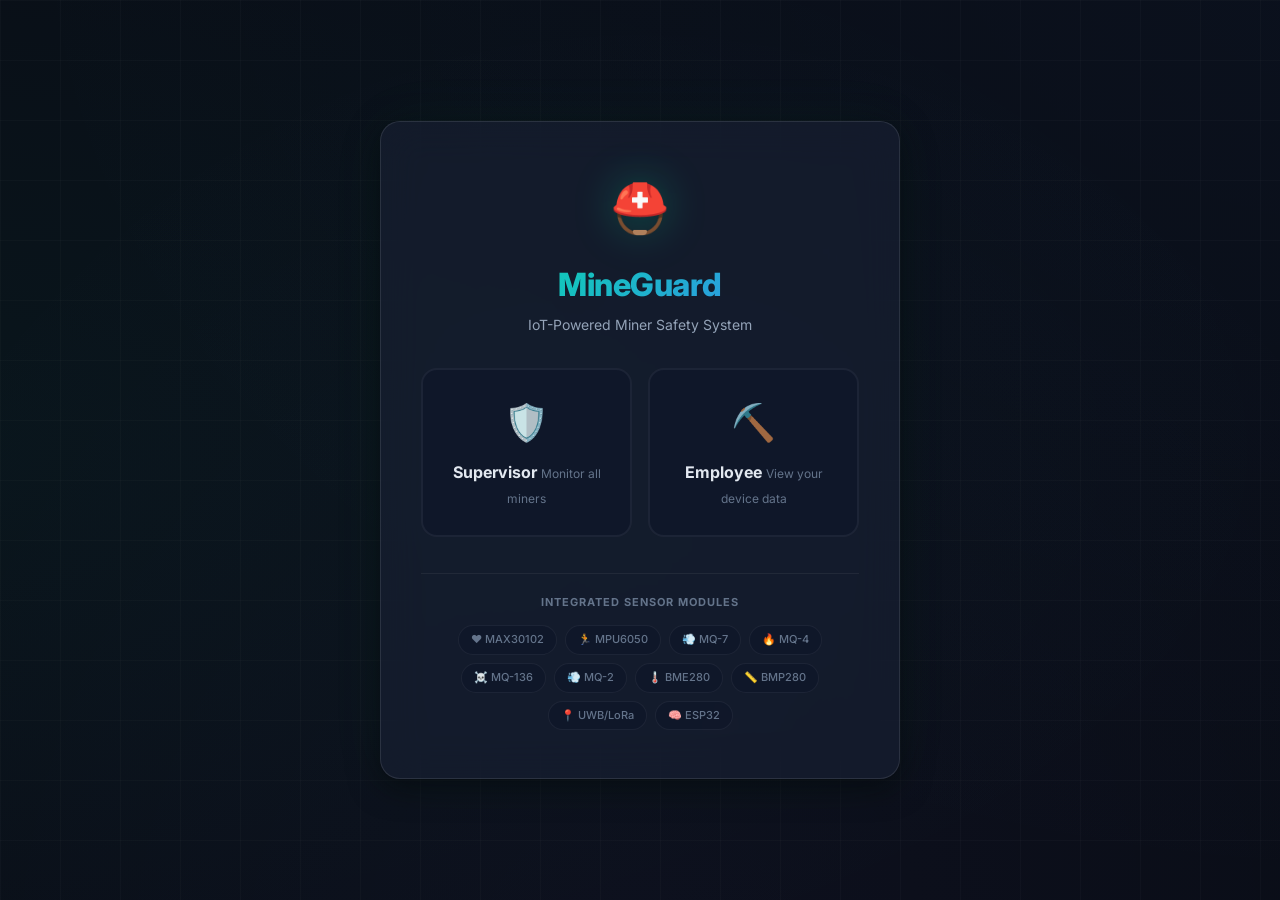
<file: index.html>
<!DOCTYPE html>
<html lang="en">
<head>
  <meta charset="UTF-8">
  <meta name="viewport" content="width=device-width, initial-scale=1.0">
  <meta name="description" content="MineGuard - IoT-Powered Miner Safety Monitoring System. Real-time sensor tracking for underground mining safety.">
  <title>MineGuard — Login</title>
  <link rel="stylesheet" href="css/styles.css">
  <link rel="stylesheet" href="css/login.css">
</head>
<body>
  <!-- Animated Background -->
  <div class="bg-animation"></div>
  <div class="bg-grid"></div>

  <!-- Login Card -->
  <div class="login-container">
    <div class="login-card">
      <!-- Logo -->
      <div class="login-logo">
        <span class="logo-icon">⛑️</span>
        <h1>MineGuard</h1>
        <p class="tagline">IoT-Powered Miner Safety System</p>
      </div>

      <!-- Role Selection -->
      <div class="role-selection" id="roleSelection">
        <div class="role-card" id="roleSupervisor" onclick="selectRole('supervisor')">
          <span class="role-icon">🛡️</span>
          <span class="role-title">Supervisor</span>
          <span class="role-desc">Monitor all miners</span>
        </div>
        <div class="role-card" id="roleEmployee" onclick="selectRole('employee')">
          <span class="role-icon">⛏️</span>
          <span class="role-title">Employee</span>
          <span class="role-desc">View your device data</span>
        </div>
      </div>

      <!-- Login Form -->
      <div class="login-form" id="loginForm">
        <div class="login-error" id="loginError">
          <span>⚠️</span>
          <span id="loginErrorMsg">Invalid credentials</span>
        </div>

        <div class="form-group">
          <label for="loginId">ID</label>
          <input type="text" id="loginId" placeholder="Enter your ID" autocomplete="off">
          <p class="form-hint" id="idHint"></p>
        </div>

        <div class="form-group">
          <label for="loginPassword">Password</label>
          <input type="password" id="loginPassword" placeholder="Enter password">
          <p class="form-hint" id="passHint"></p>
        </div>

        <button class="login-btn" id="loginBtn" onclick="handleLogin()">
          🔐 Sign In
        </button>
      </div>

      <!-- Sensor Strip -->
      <div class="sensor-strip">
        <h4>Integrated Sensor Modules</h4>
        <div class="sensor-icons">
          <span class="sensor-tag">❤️ MAX30102</span>
          <span class="sensor-tag">🏃 MPU6050</span>
          <span class="sensor-tag">💨 MQ-7</span>
          <span class="sensor-tag">🔥 MQ-4</span>
          <span class="sensor-tag">☠️ MQ-136</span>
          <span class="sensor-tag">💨 MQ-2</span>
          <span class="sensor-tag">🌡️ BME280</span>
          <span class="sensor-tag">📏 BMP280</span>
          <span class="sensor-tag">📍 UWB/LoRa</span>
          <span class="sensor-tag">🧠 ESP32</span>
        </div>
      </div>
    </div>
  </div>

  <script src="js/auth.js"></script>
  <script>
    let selectedRole = null;

    // Check if already logged in
    (function() {
      const session = getSession();
      if (session) {
        window.location.href = session.role === 'supervisor' ? 'supervisor.html' : 'employee.html';
      }
    })();

    function selectRole(role) {
      selectedRole = role;
      document.getElementById('roleSupervisor').classList.toggle('active', role === 'supervisor');
      document.getElementById('roleEmployee').classList.toggle('active', role === 'employee');
      
      const form = document.getElementById('loginForm');
      form.classList.add('visible');
      
      // Update hints
      if (role === 'supervisor') {
        document.getElementById('idHint').textContent = 'Demo: SUP001';
        document.getElementById('passHint').textContent = 'Demo: admin123';
        document.getElementById('loginId').placeholder = 'e.g. SUP001';
      } else {
        document.getElementById('idHint').textContent = 'Demo: EMP001';
        document.getElementById('passHint').textContent = 'Demo: miner123';
        document.getElementById('loginId').placeholder = 'e.g. EMP001';
      }

      document.getElementById('loginError').classList.remove('visible');
      document.getElementById('loginId').value = '';
      document.getElementById('loginPassword').value = '';
      document.getElementById('loginId').focus();
    }

    function handleLogin() {
      if (!selectedRole) return;
      const id = document.getElementById('loginId').value.trim();
      const password = document.getElementById('loginPassword').value;

      if (!id || !password) {
        showError('Please fill in both fields');
        return;
      }

      const result = login(selectedRole, id, password);
      if (result.success) {
        document.querySelector('.login-card').style.animation = 'cardAppear 0.4s ease-out reverse';
        setTimeout(() => {
          window.location.href = selectedRole === 'supervisor' ? 'supervisor.html' : 'employee.html';
        }, 350);
      } else {
        showError(result.message);
      }
    }

    function showError(msg) {
      const errEl = document.getElementById('loginError');
      document.getElementById('loginErrorMsg').textContent = msg;
      errEl.classList.remove('visible');
      void errEl.offsetWidth; // trigger reflow for animation
      errEl.classList.add('visible');
    }

    // Enter key support
    document.addEventListener('keydown', e => {
      if (e.key === 'Enter' && selectedRole) handleLogin();
    });
  </script>
</body>
</html>
</file>
<file: css/styles.css>
@import url('https://fonts.googleapis.com/css2?family=Inter:wght@300;400;500;600;700;800;900&family=JetBrains+Mono:wght@400;500;600&display=swap');

:root {
  --bg-deep: #0a0e17;
  --bg-surface: #111827;
  --bg-elevated: #1a2236;
  --bg-card: rgba(17, 24, 39, 0.7);
  --bg-glass: rgba(26, 34, 54, 0.6);
  --bg-input: rgba(15, 23, 42, 0.8);
  --border-subtle: rgba(255,255,255,0.06);
  --border-light: rgba(255,255,255,0.1);
  --border-accent: rgba(0, 229, 160, 0.3);
  --text-primary: #e2e8f0;
  --text-secondary: #94a3b8;
  --text-muted: #64748b;
  --text-accent: #00e5a0;
  --accent: #00e5a0;
  --accent-glow: rgba(0, 229, 160, 0.15);
  --accent-hover: #00cc8e;
  --safe: #22c55e;
  --safe-bg: rgba(34, 197, 94, 0.1);
  --safe-border: rgba(34, 197, 94, 0.3);
  --warning: #fbbf24;
  --warning-bg: rgba(251, 191, 36, 0.1);
  --warning-border: rgba(251, 191, 36, 0.3);
  --danger: #ef4444;
  --danger-bg: rgba(239, 68, 68, 0.1);
  --danger-border: rgba(239, 68, 68, 0.3);
  --info: #3b82f6;
  --info-bg: rgba(59, 130, 246, 0.1);
  --info-border: rgba(59, 130, 246, 0.3);
  --radius-sm: 6px;
  --radius-md: 10px;
  --radius-lg: 16px;
  --radius-xl: 20px;
  --radius-full: 9999px;
  --shadow-sm: 0 1px 3px rgba(0,0,0,0.3);
  --shadow-md: 0 4px 12px rgba(0,0,0,0.4);
  --shadow-lg: 0 8px 30px rgba(0,0,0,0.5);
  --shadow-glow: 0 0 20px rgba(0, 229, 160, 0.15);
  --transition-fast: 150ms ease;
  --transition-base: 250ms ease;
  --transition-slow: 400ms ease;
}

*, *::before, *::after { margin:0; padding:0; box-sizing:border-box; }
html { font-size:16px; scroll-behavior:smooth; -webkit-font-smoothing:antialiased; }
body { font-family:'Inter',sans-serif; background:var(--bg-deep); color:var(--text-primary); line-height:1.6; min-height:100vh; overflow-x:hidden; }
a { color:var(--accent); text-decoration:none; }
button, input { font-family:inherit; outline:none; border:none; }
button { cursor:pointer; }
::-webkit-scrollbar { width:6px; }
::-webkit-scrollbar-track { background:var(--bg-deep); }
::-webkit-scrollbar-thumb { background:var(--bg-elevated); border-radius:3px; }
.mono { font-family:'JetBrains Mono',monospace; }
</file>
<file: css/login.css>
/* login.css - Login page styles */

/* Animated Background */
.bg-animation { position:fixed; inset:0; z-index:0; pointer-events:none; }
.bg-animation::before {
  content:''; position:absolute; top:-50%; left:-50%; width:200%; height:200%;
  background: radial-gradient(ellipse at 20% 50%, rgba(0,229,160,0.04) 0%, transparent 50%),
    radial-gradient(ellipse at 80% 20%, rgba(59,130,246,0.03) 0%, transparent 50%),
    radial-gradient(ellipse at 50% 80%, rgba(139,92,246,0.03) 0%, transparent 50%);
  animation: bgFloat 20s ease-in-out infinite;
}
@keyframes bgFloat {
  0%,100% { transform:translate(0,0) rotate(0deg); }
  33% { transform:translate(2%,-2%) rotate(1deg); }
  66% { transform:translate(-1%,1%) rotate(-0.5deg); }
}
.bg-grid {
  position:fixed; inset:0; z-index:0; pointer-events:none;
  background-image: linear-gradient(rgba(255,255,255,0.02) 1px, transparent 1px),
    linear-gradient(90deg, rgba(255,255,255,0.02) 1px, transparent 1px);
  background-size:60px 60px;
}

/* Login Container */
.login-container { display:flex; align-items:center; justify-content:center; min-height:100vh; padding:20px; position:relative; z-index:1; }
.login-card {
  background:var(--bg-glass); backdrop-filter:blur(20px); -webkit-backdrop-filter:blur(20px);
  border:1px solid var(--border-light); border-radius:var(--radius-xl);
  padding:48px 40px; width:100%; max-width:520px;
  box-shadow:var(--shadow-lg), 0 0 60px rgba(0,229,160,0.05);
  animation:cardAppear 0.6s ease-out;
}
@keyframes cardAppear { from{opacity:0;transform:translateY(30px) scale(0.96);} to{opacity:1;transform:translateY(0) scale(1);} }

.login-logo { text-align:center; margin-bottom:8px; }
.login-logo .logo-icon { font-size:48px; margin-bottom:12px; display:block; filter:drop-shadow(0 0 20px rgba(0,229,160,0.3)); }
.login-logo h1 { font-size:32px; font-weight:800; letter-spacing:-0.5px; background:linear-gradient(135deg,var(--accent),#3b82f6); -webkit-background-clip:text; -webkit-text-fill-color:transparent; background-clip:text; }
.login-logo .tagline { color:var(--text-secondary); font-size:14px; margin-top:4px; }

/* Role Selection */
.role-selection { display:grid; grid-template-columns:1fr 1fr; gap:16px; margin:32px 0; }
.role-card {
  background:var(--bg-input); border:2px solid var(--border-subtle); border-radius:var(--radius-lg);
  padding:24px 16px; text-align:center; cursor:pointer; transition:all var(--transition-base); position:relative; overflow:hidden;
}
.role-card::before { content:''; position:absolute; inset:0; background:linear-gradient(135deg,var(--accent-glow),transparent); opacity:0; transition:opacity var(--transition-base); }
.role-card:hover { border-color:var(--border-accent); transform:translateY(-2px); box-shadow:var(--shadow-glow); }
.role-card:hover::before, .role-card.active::before { opacity:1; }
.role-card.active { border-color:var(--accent); background:rgba(0,229,160,0.05); box-shadow:var(--shadow-glow); }
.role-card .role-icon { font-size:36px; margin-bottom:8px; display:block; position:relative; z-index:1; }
.role-card .role-title { font-size:16px; font-weight:700; color:var(--text-primary); position:relative; z-index:1; }
.role-card .role-desc { font-size:12px; color:var(--text-muted); margin-top:4px; position:relative; z-index:1; }

/* Login Form */
.login-form { display:none; animation:slideUp 0.3s ease-out; }
.login-form.visible { display:block; }
@keyframes slideUp { from{opacity:0;transform:translateY(15px);} to{opacity:1;transform:translateY(0);} }

.form-group { margin-bottom:18px; }
.form-group label { display:block; font-size:13px; font-weight:600; color:var(--text-secondary); margin-bottom:6px; letter-spacing:0.3px; text-transform:uppercase; }
.form-group input { width:100%; padding:12px 16px; background:var(--bg-input); border:1px solid var(--border-subtle); border-radius:var(--radius-md); color:var(--text-primary); font-size:15px; transition:all var(--transition-fast); }
.form-group input:focus { border-color:var(--accent); box-shadow:0 0 0 3px var(--accent-glow); }
.form-group input::placeholder { color:var(--text-muted); }
.form-hint { font-size:11px; color:var(--text-muted); margin-top:4px; font-family:'JetBrains Mono',monospace; }

.login-btn {
  width:100%; padding:14px; background:linear-gradient(135deg,var(--accent),#00b880); color:#0a0e17;
  font-size:15px; font-weight:700; border-radius:var(--radius-md); transition:all var(--transition-base);
  letter-spacing:0.5px; text-transform:uppercase; position:relative; overflow:hidden;
}
.login-btn::before { content:''; position:absolute; inset:0; background:linear-gradient(135deg,transparent,rgba(255,255,255,0.2),transparent); transform:translateX(-100%); transition:transform 0.6s ease; }
.login-btn:hover { transform:translateY(-1px); box-shadow:0 4px 20px rgba(0,229,160,0.3); }
.login-btn:hover::before { transform:translateX(100%); }

.login-error { display:none; background:var(--danger-bg); border:1px solid var(--danger-border); border-radius:var(--radius-md); padding:10px 14px; margin-bottom:16px; color:var(--danger); font-size:13px; font-weight:500; animation:shake 0.4s ease; }
.login-error.visible { display:flex; align-items:center; gap:8px; }
@keyframes shake { 0%,100%{transform:translateX(0);} 20%{transform:translateX(-8px);} 40%{transform:translateX(8px);} 60%{transform:translateX(-4px);} 80%{transform:translateX(4px);} }

.sensor-strip { margin-top:36px; padding-top:20px; border-top:1px solid var(--border-subtle); }
.sensor-strip h4 { font-size:11px; color:var(--text-muted); text-transform:uppercase; letter-spacing:1px; text-align:center; margin-bottom:14px; }
.sensor-icons { display:flex; flex-wrap:wrap; justify-content:center; gap:8px; }
.sensor-tag { background:var(--bg-input); border:1px solid var(--border-subtle); border-radius:var(--radius-full); padding:5px 12px; font-size:11px; color:var(--text-muted); font-weight:500; transition:all var(--transition-fast); }
.sensor-tag:hover { border-color:var(--border-accent); color:var(--accent); }

@media(max-width:768px) { .role-selection{grid-template-columns:1fr;} .login-card{padding:32px 24px;} }
@media(max-width:480px) { .login-logo h1{font-size:24px;} }
</file>
<file: css/dashboard.css>
/* Dashboard shared styles */
.dashboard { min-height:100vh; position:relative; z-index:1; }

/* Topbar */
.topbar {
  position:sticky; top:0; z-index:100; background:rgba(10,14,23,0.85); backdrop-filter:blur(16px);
  border-bottom:1px solid var(--border-subtle); padding:0 28px; height:64px;
  display:flex; align-items:center; justify-content:space-between;
}
.topbar-left { display:flex; align-items:center; gap:16px; }
.topbar-logo { display:flex; align-items:center; gap:10px; font-weight:800; font-size:20px; }
.topbar-logo .logo-text { background:linear-gradient(135deg,var(--accent),#3b82f6); -webkit-background-clip:text; -webkit-text-fill-color:transparent; background-clip:text; }
.topbar-divider { width:1px; height:28px; background:var(--border-light); }
.topbar-user { display:flex; align-items:center; gap:8px; color:var(--text-secondary); font-size:14px; }
.topbar-user .user-avatar { width:32px;height:32px;border-radius:50%;background:linear-gradient(135deg,var(--accent),#3b82f6);display:flex;align-items:center;justify-content:center;font-weight:700;font-size:13px;color:#0a0e17; }
.topbar-right { display:flex; align-items:center; gap:16px; }
.topbar-status { display:flex; align-items:center; gap:6px; font-size:13px; color:var(--text-secondary); }
.status-dot { width:8px;height:8px;border-radius:50%;background:var(--safe);animation:pulse-dot 2s ease-in-out infinite; }
@keyframes pulse-dot { 0%,100%{box-shadow:0 0 0 0 rgba(34,197,94,0.4);} 50%{box-shadow:0 0 0 6px rgba(34,197,94,0);} }
.topbar-time { font-size:13px; color:var(--text-muted); font-family:'JetBrains Mono',monospace; }
.btn-logout { background:var(--bg-elevated);border:1px solid var(--border-subtle);color:var(--text-secondary);padding:7px 16px;border-radius:var(--radius-sm);font-size:13px;font-weight:500;transition:all var(--transition-fast); }
.btn-logout:hover { background:var(--danger-bg);border-color:var(--danger-border);color:var(--danger); }

/* SOS Button */
.btn-sos { background:linear-gradient(135deg,#ef4444,#dc2626);color:white;padding:8px 20px;border-radius:var(--radius-sm);font-size:13px;font-weight:700;letter-spacing:1px;text-transform:uppercase;animation:sos-pulse 2s ease-in-out infinite;transition:all var(--transition-fast); }
@keyframes sos-pulse { 0%,100%{box-shadow:0 0 0 0 rgba(239,68,68,0.4);} 50%{box-shadow:0 0 0 8px rgba(239,68,68,0);} }
.btn-sos:hover { transform:scale(1.05);box-shadow:0 0 30px rgba(239,68,68,0.4); }

/* Dashboard Content */
.dashboard-content { padding:24px 28px; max-width:1600px; margin:0 auto; }
.section-header { display:flex;align-items:center;gap:10px;margin-bottom:16px;margin-top:28px; }
.section-header:first-child { margin-top:0; }
.section-header h2 { font-size:16px;font-weight:700;color:var(--text-primary); }
.section-header .section-icon { font-size:18px; }
.section-header .section-line { flex:1;height:1px;background:var(--border-subtle); }

/* Card Grid */
.card-grid { display:grid; gap:16px; }
.card-grid.cols-2 { grid-template-columns:repeat(2,1fr); }
.card-grid.cols-3 { grid-template-columns:repeat(3,1fr); }
.card-grid.cols-4 { grid-template-columns:repeat(4,1fr); }
.card-grid.cols-5 { grid-template-columns:repeat(5,1fr); }

/* Card */
.card {
  background:var(--bg-card);backdrop-filter:blur(12px);border:1px solid var(--border-subtle);
  border-radius:var(--radius-lg);padding:20px;transition:all var(--transition-base);position:relative;overflow:hidden;
}
.card::before { content:'';position:absolute;top:0;left:0;right:0;height:2px;background:linear-gradient(90deg,transparent,var(--accent),transparent);opacity:0;transition:opacity var(--transition-base); }
.card:hover { border-color:var(--border-light);box-shadow:var(--shadow-md); }
.card:hover::before { opacity:1; }
.card.status-safe { border-left:3px solid var(--safe); }
.card.status-warning { border-left:3px solid var(--warning);animation:card-warn 3s ease-in-out infinite; }
.card.status-danger { border-left:3px solid var(--danger);animation:card-danger 2s ease-in-out infinite; }
@keyframes card-warn { 0%,100%{box-shadow:none;} 50%{box-shadow:0 0 15px rgba(251,191,36,0.08);} }
@keyframes card-danger { 0%,100%{box-shadow:none;} 50%{box-shadow:0 0 20px rgba(239,68,68,0.1);} }

.card-header { display:flex;align-items:center;justify-content:space-between;margin-bottom:12px; }
.card-title { display:flex;align-items:center;gap:8px; }
.card-title h3 { font-size:13px;font-weight:600;color:var(--text-secondary);text-transform:uppercase;letter-spacing:0.5px; }
.card-title .card-sensor { font-size:10px;color:var(--text-muted);font-family:'JetBrains Mono',monospace;background:var(--bg-input);padding:2px 6px;border-radius:var(--radius-sm); }

/* Status Badge */
.status-badge { display:inline-flex;align-items:center;gap:5px;padding:4px 10px;border-radius:var(--radius-full);font-size:11px;font-weight:600;text-transform:uppercase;letter-spacing:0.5px; }
.status-badge.safe { background:var(--safe-bg);color:var(--safe);border:1px solid var(--safe-border); }
.status-badge.warning { background:var(--warning-bg);color:var(--warning);border:1px solid var(--warning-border); }
.status-badge.danger { background:var(--danger-bg);color:var(--danger);border:1px solid var(--danger-border); }
.status-badge.na { background:rgba(100,116,139,0.1);color:var(--text-muted);border:1px solid rgba(100,116,139,0.2); }
.value-na { color:var(--text-muted); }
.status-badge .badge-dot { width:6px;height:6px;border-radius:50%;background:currentColor; }

/* Value Display */
.value-display { margin:8px 0; }
.value-big { font-size:36px;font-weight:800;line-height:1;font-family:'JetBrains Mono',monospace;letter-spacing:-1px;transition:color var(--transition-base); }
.value-unit { font-size:14px;font-weight:500;color:var(--text-muted);margin-left:4px; }
.value-sub { font-size:12px;color:var(--text-muted);margin-top:4px; }
.value-safe { color:var(--safe); }
.value-warning { color:var(--warning); }
.value-danger { color:var(--danger); }
.value-info { color:var(--info); }
.value-accent { color:var(--accent); }

/* Progress Bar */
.progress-bar { width:100%;height:6px;background:var(--bg-input);border-radius:var(--radius-full);overflow:hidden;margin-top:12px; }
.progress-fill { height:100%;border-radius:var(--radius-full);transition:width var(--transition-slow),background var(--transition-base); }
.progress-fill.safe { background:linear-gradient(90deg,var(--safe),#4ade80); }
.progress-fill.warning { background:linear-gradient(90deg,var(--warning),#f59e0b); }
.progress-fill.danger { background:linear-gradient(90deg,var(--danger),#f87171); }
.progress-fill.accent { background:linear-gradient(90deg,var(--accent),#34d399); }

/* Gauge Ring */
.gauge-container { display:flex;align-items:center;gap:20px; }
.gauge-ring { position:relative;width:100px;height:100px;flex-shrink:0; }
.gauge-ring svg { transform:rotate(-90deg);width:100px;height:100px; }
.gauge-ring .gauge-bg { fill:none;stroke:var(--bg-input);stroke-width:8; }
.gauge-ring .gauge-fill { fill:none;stroke-width:8;stroke-linecap:round;transition:stroke-dashoffset 1s ease,stroke var(--transition-base); }
.gauge-ring .gauge-value { position:absolute;top:50%;left:50%;transform:translate(-50%,-50%);text-align:center; }
.gauge-ring .gauge-value .gv-num { font-size:24px;font-weight:800;font-family:'JetBrains Mono',monospace;line-height:1; }
.gauge-ring .gauge-value .gv-unit { font-size:10px;color:var(--text-muted);font-weight:500; }

/* Sparkline */
.sparkline-container { margin-top:10px;height:40px; }
.sparkline { width:100%;height:100%; }
.sparkline polyline { fill:none;stroke-width:2;stroke-linecap:round;stroke-linejoin:round; }

/* Summary Grid (Supervisor) */
.summary-grid { display:grid;grid-template-columns:repeat(4,1fr);gap:16px;margin-bottom:28px; }
.summary-card { background:var(--bg-card);backdrop-filter:blur(12px);border:1px solid var(--border-subtle);border-radius:var(--radius-lg);padding:20px 24px;display:flex;align-items:center;gap:16px;transition:all var(--transition-base); }
.summary-card:hover { border-color:var(--border-light);transform:translateY(-2px);box-shadow:var(--shadow-md); }
.summary-icon { width:48px;height:48px;border-radius:var(--radius-md);display:flex;align-items:center;justify-content:center;font-size:22px;flex-shrink:0; }
.summary-icon.total { background:var(--info-bg);border:1px solid var(--info-border); }
.summary-icon.online { background:var(--safe-bg);border:1px solid var(--safe-border); }
.summary-icon.warnings { background:var(--warning-bg);border:1px solid var(--warning-border); }
.summary-icon.critical { background:var(--danger-bg);border:1px solid var(--danger-border); }
.summary-info h3 { font-size:28px;font-weight:800;font-family:'JetBrains Mono',monospace;line-height:1; }
.summary-info p { font-size:13px;color:var(--text-secondary);margin-top:2px; }

/* Miners Grid */
.miners-grid { display:grid;grid-template-columns:repeat(auto-fill,minmax(280px,1fr));gap:16px; }
.miner-card { background:var(--bg-card);backdrop-filter:blur(12px);border:1px solid var(--border-subtle);border-radius:var(--radius-lg);padding:20px;cursor:pointer;transition:all var(--transition-base); }
.miner-card:hover { border-color:var(--border-accent);transform:translateY(-3px);box-shadow:var(--shadow-lg); }
.miner-card.status-warning { border-color:var(--warning-border); }
.miner-card.status-danger { border-color:var(--danger-border); }
.miner-card-header { display:flex;align-items:center;gap:12px;margin-bottom:16px; }
.miner-avatar { width:42px;height:42px;border-radius:50%;display:flex;align-items:center;justify-content:center;font-weight:700;font-size:15px;color:#0a0e17;flex-shrink:0; }
.miner-avatar.safe { background:linear-gradient(135deg,var(--safe),#4ade80); }
.miner-avatar.warning { background:linear-gradient(135deg,var(--warning),#f59e0b); }
.miner-avatar.danger { background:linear-gradient(135deg,var(--danger),#f87171); }
.miner-info h4 { font-size:15px;font-weight:600; }
.miner-info .miner-id { font-size:12px;color:var(--text-muted);font-family:'JetBrains Mono',monospace; }
.miner-card-badge { margin-left:auto; }
.miner-metrics { display:grid;grid-template-columns:1fr 1fr;gap:10px; }
.miner-metric { display:flex;align-items:center;gap:6px; }
.miner-metric .mm-icon { font-size:14px;opacity:0.7; }
.miner-metric .mm-label { font-size:11px;color:var(--text-muted); }
.miner-metric .mm-value { font-size:13px;font-weight:600;font-family:'JetBrains Mono',monospace;margin-left:auto; }
.miner-card-footer { margin-top:14px;padding-top:12px;border-top:1px solid var(--border-subtle);display:flex;align-items:center;justify-content:space-between; }
.miner-zone { font-size:12px;color:var(--text-secondary);display:flex;align-items:center;gap:4px; }
.miner-updated { font-size:11px;color:var(--text-muted);font-family:'JetBrains Mono',monospace; }

/* Alert Log */
.alert-log { background:var(--bg-card);backdrop-filter:blur(12px);border:1px solid var(--border-subtle);border-radius:var(--radius-lg);max-height:350px;overflow-y:auto; }
.alert-log-header { position:sticky;top:0;background:var(--bg-elevated);padding:14px 20px;border-bottom:1px solid var(--border-subtle);display:flex;align-items:center;justify-content:space-between;z-index:2; }
.alert-log-header h3 { font-size:14px;font-weight:600;display:flex;align-items:center;gap:8px; }
.alert-count { background:var(--danger);color:white;font-size:11px;font-weight:700;padding:2px 8px;border-radius:var(--radius-full); }
.alert-item { padding:12px 20px;border-bottom:1px solid var(--border-subtle);display:flex;align-items:flex-start;gap:10px;animation:alertIn 0.3s ease-out; }
@keyframes alertIn { from{opacity:0;transform:translateX(-10px);} to{opacity:1;transform:translateX(0);} }
.alert-item:last-child { border-bottom:none; }
.alert-severity { font-size:16px;flex-shrink:0; }
.alert-content { flex:1; }
.alert-content .alert-msg { font-size:13px;font-weight:500; }
.alert-content .alert-meta { font-size:11px;color:var(--text-muted);margin-top:2px; }
.alert-time { font-family:'JetBrains Mono',monospace;font-size:11px;color:var(--text-muted); }

/* Modal */
.modal-overlay { position:fixed;inset:0;background:rgba(0,0,0,0.7);backdrop-filter:blur(4px);z-index:1000;display:none;align-items:center;justify-content:center;padding:20px; }
.modal-overlay.visible { display:flex; }
.modal { background:var(--bg-surface);border:1px solid var(--border-light);border-radius:var(--radius-xl);width:100%;max-width:900px;max-height:85vh;overflow-y:auto;box-shadow:var(--shadow-lg);animation:modalIn 0.3s ease-out; }
@keyframes modalIn { from{opacity:0;transform:scale(0.95) translateY(10px);} to{opacity:1;transform:scale(1) translateY(0);} }
.modal-header { position:sticky;top:0;background:var(--bg-surface);padding:20px 24px;border-bottom:1px solid var(--border-subtle);display:flex;align-items:center;justify-content:space-between;z-index:2; }
.modal-header h2 { font-size:18px;font-weight:700;display:flex;align-items:center;gap:10px; }
.modal-close { width:36px;height:36px;border-radius:50%;background:var(--bg-elevated);border:1px solid var(--border-subtle);color:var(--text-secondary);font-size:18px;display:flex;align-items:center;justify-content:center;transition:all var(--transition-fast); }
.modal-close:hover { background:var(--danger-bg);border-color:var(--danger-border);color:var(--danger); }
.modal-body { padding:24px; }

/* Filter Bar */
.filter-bar { display:flex;align-items:center;gap:12px;margin-bottom:20px;flex-wrap:wrap; }
.search-input { background:var(--bg-input);border:1px solid var(--border-subtle);border-radius:var(--radius-md);padding:9px 14px;color:var(--text-primary);font-size:14px;width:280px;transition:all var(--transition-fast); }
.search-input:focus { border-color:var(--accent);box-shadow:0 0 0 3px var(--accent-glow); }
.filter-btn { background:var(--bg-input);border:1px solid var(--border-subtle);color:var(--text-secondary);padding:9px 16px;border-radius:var(--radius-md);font-size:13px;font-weight:500;transition:all var(--transition-fast); }
.filter-btn:hover,.filter-btn.active { border-color:var(--accent);color:var(--accent);background:var(--accent-glow); }

/* SOS Modal */
.sos-modal .modal { max-width:450px;text-align:center; }
.sos-icon-big { font-size:64px;margin:20px 0;animation:sosFlash 1s ease infinite alternate; }
@keyframes sosFlash { from{opacity:1;transform:scale(1);} to{opacity:0.6;transform:scale(1.1);} }
.btn-sos-cancel { background:var(--bg-elevated);border:1px solid var(--border-subtle);color:var(--text-secondary);padding:10px 24px;border-radius:var(--radius-md);font-size:14px;font-weight:500;transition:all var(--transition-fast);margin-top:16px; }
.btn-sos-cancel:hover { background:var(--bg-card);color:var(--text-primary); }

/* Mine Map */
.mine-map { width:100%;height:200px;position:relative;background:linear-gradient(rgba(0,229,160,0.03) 1px,transparent 1px),linear-gradient(90deg,rgba(0,229,160,0.03) 1px,transparent 1px);background-size:30px 30px;border-radius:var(--radius-md);border:1px solid var(--border-subtle);overflow:hidden; }
.mine-zone { position:absolute;border:1px dashed rgba(255,255,255,0.1);border-radius:var(--radius-sm);padding:4px 8px;font-size:10px;color:var(--text-muted);font-weight:600;text-transform:uppercase; }
.mine-dot { position:absolute;width:12px;height:12px;border-radius:50%;transform:translate(-50%,-50%);cursor:pointer;transition:all var(--transition-fast); }
.mine-dot.safe { background:var(--safe); }
.mine-dot.warning { background:var(--warning); }
.mine-dot.danger { background:var(--danger); }

/* Responsive */
@media(max-width:1200px) { .card-grid.cols-5{grid-template-columns:repeat(3,1fr);} .card-grid.cols-4{grid-template-columns:repeat(2,1fr);} .summary-grid{grid-template-columns:repeat(2,1fr);} }
@media(max-width:768px) { .topbar{padding:0 16px;} .dashboard-content{padding:16px;} .card-grid.cols-2,.card-grid.cols-3,.card-grid.cols-4,.card-grid.cols-5{grid-template-columns:1fr;} .summary-grid{grid-template-columns:1fr;} .miners-grid{grid-template-columns:1fr;} .topbar-time{display:none;} }
@media(max-width:480px) { .value-big{font-size:28px;} .gauge-ring{width:80px;height:80px;} .gauge-ring svg{width:80px;height:80px;} }
</file>
